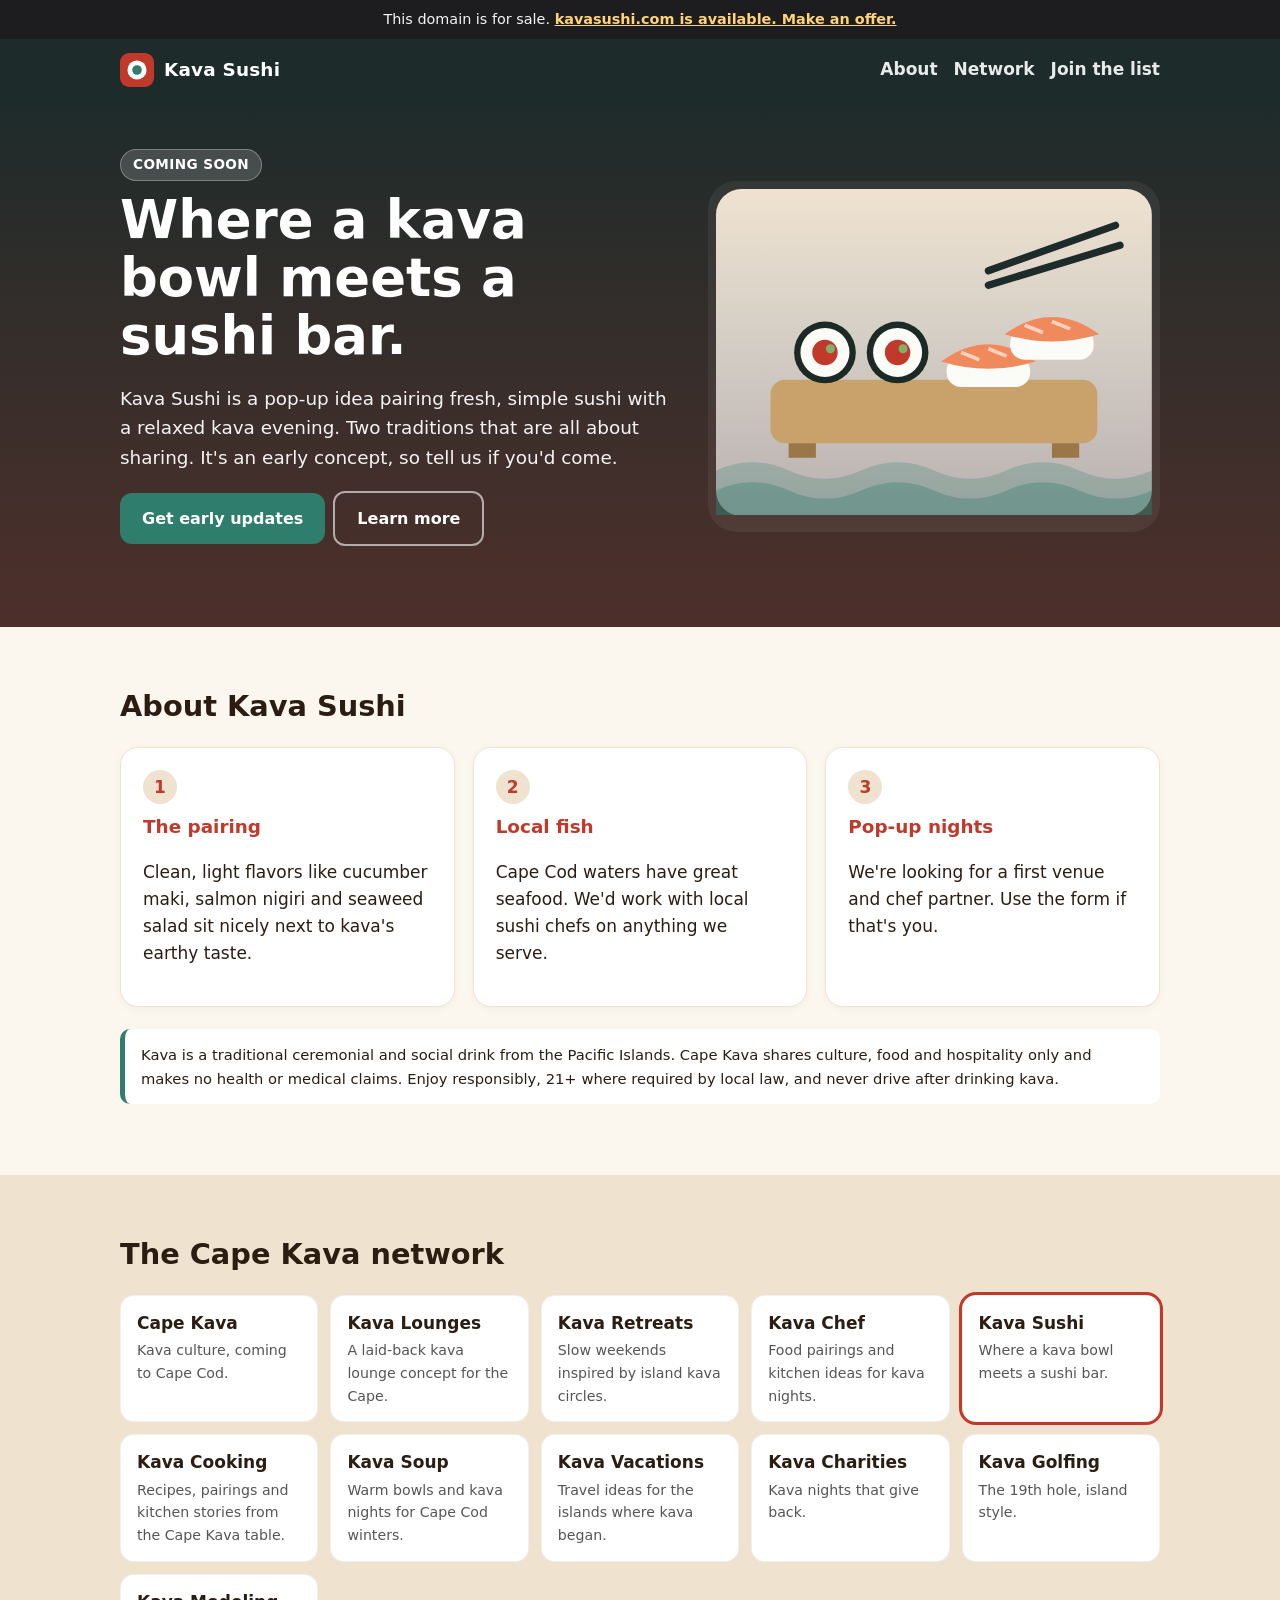
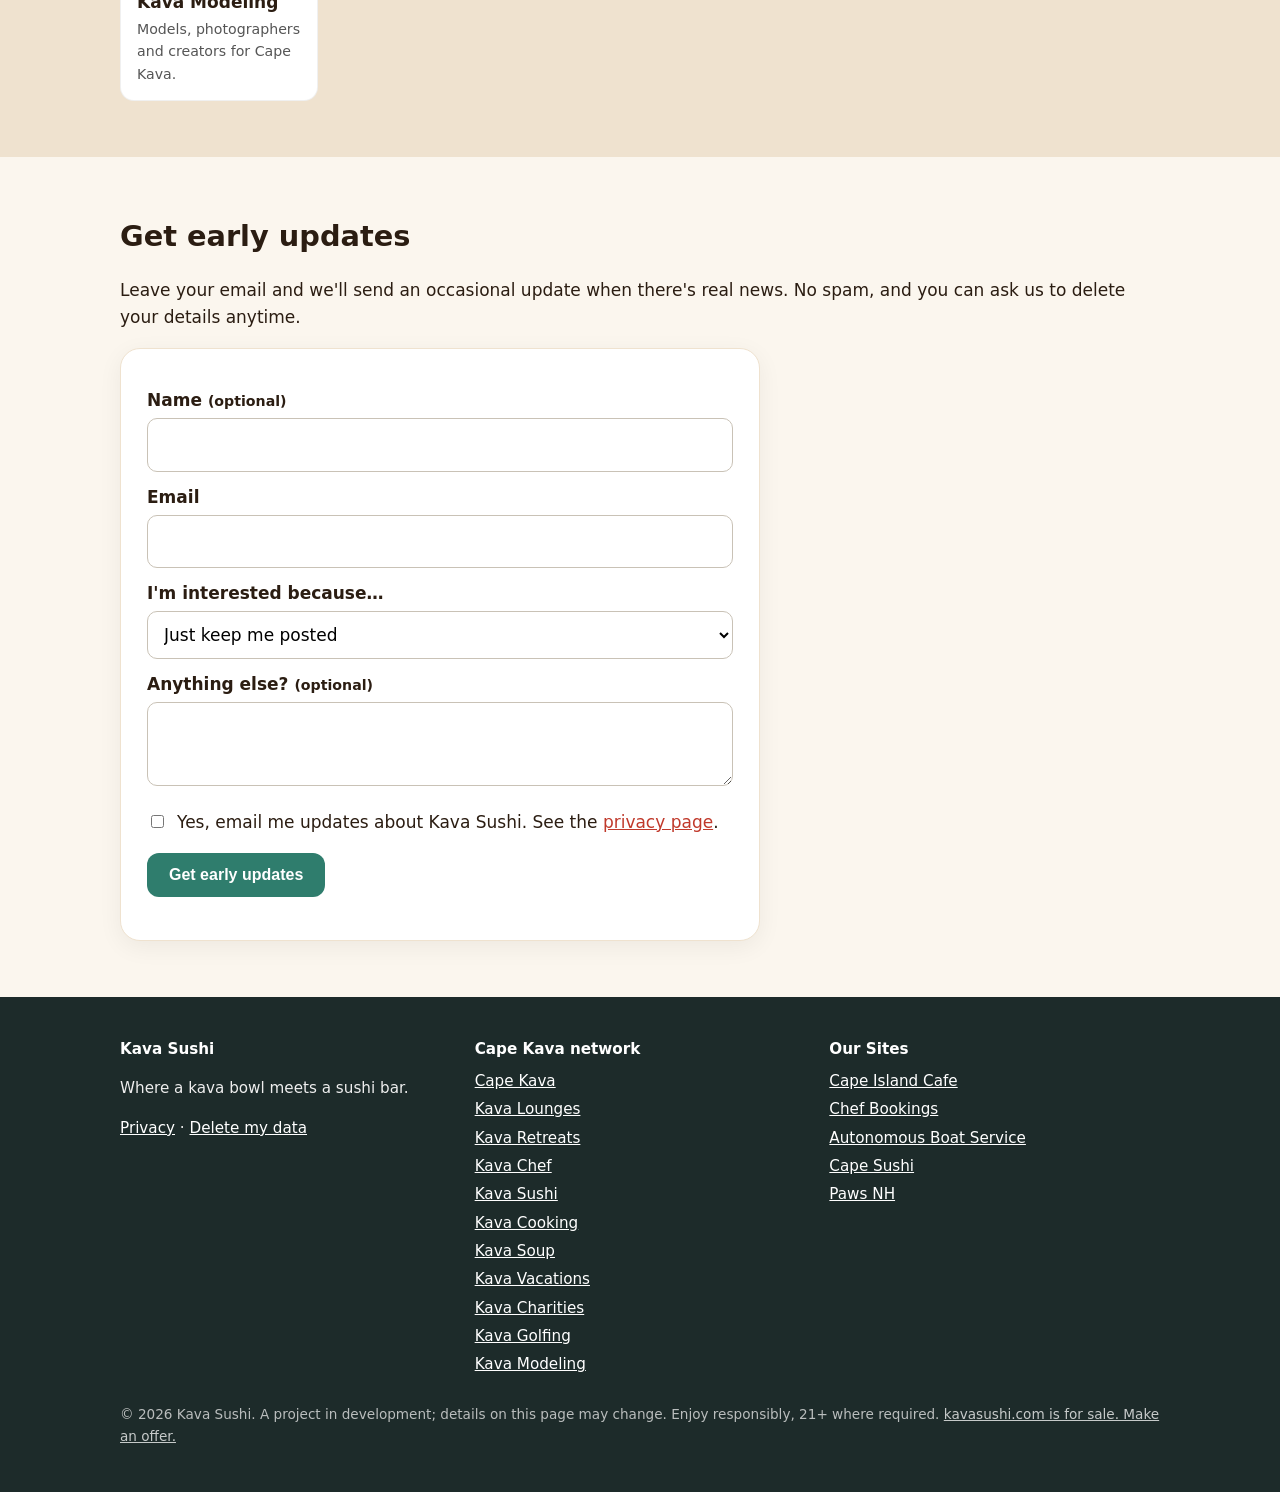
<file: index.html>
<!doctype html>
<html lang="en">
<head>
<meta charset="utf-8">
<!-- google-site-verification: pending -->
<meta name="viewport" content="width=device-width,initial-scale=1">
<title>Kava Sushi | Sushi &amp; Kava Pop-Up Nights on Cape Cod</title>
<meta name="description" content="Where a kava bowl meets a sushi bar. Kava Sushi is a pop-up idea pairing fresh, simple sushi with a relaxed kava evening.">
<link rel="canonical" href="https://platinum00001.github.io/kavasushi.com/">
<meta name="theme-color" content="#1d2b2a">
<meta property="og:type" content="website">
<meta property="og:site_name" content="Kava Sushi">
<meta property="og:title" content="Kava Sushi | Sushi &amp; Kava Pop-Up Nights on Cape Cod">
<meta property="og:description" content="Where a kava bowl meets a sushi bar. Kava Sushi is a pop-up idea pairing fresh, simple sushi with a relaxed kava evening.">
<meta property="og:url" content="https://platinum00001.github.io/kavasushi.com/">
<meta property="og:image" content="https://platinum00001.github.io/kavasushi.com/og.png">
<meta property="og:image:width" content="1200"><meta property="og:image:height" content="630">
<meta name="twitter:card" content="summary_large_image">
<meta name="twitter:title" content="Kava Sushi | Sushi &amp; Kava Pop-Up Nights on Cape Cod">
<meta name="twitter:description" content="Where a kava bowl meets a sushi bar. Kava Sushi is a pop-up idea pairing fresh, simple sushi with a relaxed kava evening.">
<meta name="twitter:image" content="https://platinum00001.github.io/kavasushi.com/og.png">
<link rel="icon" href="favicon.svg" type="image/svg+xml">
<link rel="icon" href="favicon-32.png" sizes="32x32" type="image/png">
<link rel="apple-touch-icon" href="apple-touch-icon.png">
<link rel="manifest" href="site.webmanifest">
<link rel="stylesheet" href="css/style.css">
</head>
<body>
<div class="forsale" style="background:#1d1d1f;color:#f5f5f7;text-align:center;font-size:.9rem;padding:8px 12px">This domain is for sale. <a href="https://www.afternic.com/domain/kavasushi.com" target="_blank" rel="noopener" style="color:#ffd479;font-weight:600">kavasushi.com is available. Make an offer.</a></div>
<header class="top"><div class="wrap">
<a class="brand" href="./"><img src="favicon.svg" alt="" width="34" height="34">Kava Sushi</a>
<nav><a href="./#about" class="opt">About</a><a href="./#network" class="opt">Network</a><a href="./#join">Join the list</a></nav>
</div></header>
<main>
<section class="hero"><div class="wrap">
<div><span class="badge">Coming soon</span><h1>Where a kava bowl meets a sushi bar.</h1><p class="lead">Kava Sushi is a pop-up idea pairing fresh, simple sushi with a relaxed kava evening. Two traditions that are all about sharing. It&#x27;s an early concept, so tell us if you&#x27;d come.</p>
<p><a class="btn" href="#join">Get early updates</a><a class="btn ghost" href="#about">Learn more</a></p></div>
<div class="art"><svg viewBox="0 0 480 360" xmlns="http://www.w3.org/2000/svg" role="img" aria-hidden="true"><defs><linearGradient id="sky" x1="0" y1="0" x2="0" y2="1"><stop offset="0" stop-color="#efe2cf"/><stop offset="1" stop-color="#ffffff" stop-opacity="0.6"/></linearGradient></defs><rect width="480" height="360" rx="28" fill="url(#sky)"/><path d="M300 90 L440 40 M300 106 L445 62" stroke="#1d2b2a" stroke-width="8" stroke-linecap="round"/><path d="M0 310 q40 -18 80 0 t80 0 t80 0 t80 0 t80 0 t80 0 v50 h-480z" fill="#2f7d6d" opacity=".25"/><path d="M0 332 q40 -18 80 0 t80 0 t80 0 t80 0 t80 0 t80 0 v28 h-480z" fill="#2f7d6d" opacity=".35"/><rect x="60" y="210" width="360" height="70" rx="16" fill="#c9a26b"/><rect x="80" y="280" width="30" height="16" fill="#9b7646"/><rect x="370" y="280" width="30" height="16" fill="#9b7646"/><g transform="translate(120 180)"><circle r="34" fill="#1b2a24"/><circle r="27" fill="#fbfbf7"/><circle r="14" fill="#c0392b"/><circle cx="6" cy="-4" r="5" fill="#7fb069"/></g><g transform="translate(200 180)"><circle r="34" fill="#1b2a24"/><circle r="27" fill="#fbfbf7"/><circle r="14" fill="#c0392b"/><circle cx="6" cy="-4" r="5" fill="#7fb069"/></g><g transform="translate(300 190)"><rect x="-46" y="-6" width="92" height="34" rx="16" fill="#fbfbf7"/><path d="M-52 0 q52 -38 104 0 q-52 16 -104 0z" fill="#f08a5d"/><path d="M-30 -10 l20 8 M0 -14 l20 8" stroke="#ffd2bd" stroke-width="4"/></g><g transform="translate(370 160)"><rect x="-46" y="-6" width="92" height="34" rx="16" fill="#fbfbf7"/><path d="M-52 0 q52 -38 104 0 q-52 16 -104 0z" fill="#f08a5d"/><path d="M-30 -10 l20 8 M0 -14 l20 8" stroke="#ffd2bd" stroke-width="4"/></g></svg></div>
</div></section>
<section id="about"><div class="wrap"><h2>About Kava Sushi</h2><div class="cards"><div class="card"><span class="n">1</span><h3>The pairing</h3><p>Clean, light flavors like cucumber maki, salmon nigiri and seaweed salad sit nicely next to kava&#x27;s earthy taste.</p></div><div class="card"><span class="n">2</span><h3>Local fish</h3><p>Cape Cod waters have great seafood. We&#x27;d work with local sushi chefs on anything we serve.</p></div><div class="card"><span class="n">3</span><h3>Pop-up nights</h3><p>We&#x27;re looking for a first venue and chef partner. Use the form if that&#x27;s you.</p></div></div><p class="note">Kava is a traditional ceremonial and social drink from the Pacific Islands. Cape Kava shares culture, food and hospitality only and makes no health or medical claims. Enjoy responsibly, 21+ where required by local law, and never drive after drinking kava.</p></div></section>
<section class="band" id="network"><div class="wrap"><h2>The Cape Kava network</h2><div class="net"><a href="https://platinum00001.github.io/kapekava.com/">Cape Kava<small>Kava culture, coming to Cape Cod.</small></a><a href="https://platinum00001.github.io/kavalounges.com/">Kava Lounges<small>A laid-back kava lounge concept for the Cape.</small></a><a href="https://platinum00001.github.io/kavaretreats.com/">Kava Retreats<small>Slow weekends inspired by island kava circles.</small></a><a href="https://platinum00001.github.io/kavachef.com/">Kava Chef<small>Food pairings and kitchen ideas for kava nights.</small></a><a href="https://platinum00001.github.io/kavasushi.com/" class="here" aria-current="page">Kava Sushi<small>Where a kava bowl meets a sushi bar.</small></a><a href="https://platinum00001.github.io/kavacooking.com/">Kava Cooking<small>Recipes, pairings and kitchen stories from the Cape Kava table.</small></a><a href="https://platinum00001.github.io/kavasoup.com/">Kava Soup<small>Warm bowls and kava nights for Cape Cod winters.</small></a><a href="https://platinum00001.github.io/kavavacations.com/">Kava Vacations<small>Travel ideas for the islands where kava began.</small></a><a href="https://platinum00001.github.io/kavacharities.com/">Kava Charities<small>Kava nights that give back.</small></a><a href="https://platinum00001.github.io/kavagolfing.com/">Kava Golfing<small>The 19th hole, island style.</small></a><a href="https://platinum00001.github.io/kavamodeling.com/">Kava Modeling<small>Models, photographers and creators for Cape Kava.</small></a></div></div></section>
<section id="join"><div class="wrap"><h2>Get early updates</h2>
<p>Leave your email and we'll send an occasional update when there's real news. No spam, and you can ask us to delete your details anytime.</p>
<form class="signup" id="signup" novalidate>
<label for="f-name">Name <small>(optional)</small></label><input id="f-name" name="name" type="text" maxlength="120" autocomplete="name">
<label for="f-email">Email</label><input id="f-email" name="email" type="email" maxlength="200" required autocomplete="email">
<label for="f-interest">I'm interested because…</label><select id="f-interest" name="interest"><option>Just keep me posted</option><option>I&#x27;d come to a kava + sushi night</option><option>I&#x27;m a sushi chef or restaurant</option><option>I have a venue</option></select>
<label for="f-note">Anything else? <small>(optional)</small></label><textarea id="f-note" name="note" maxlength="600"></textarea>
<div class="hp" aria-hidden="true"><label for="f-web">Website</label><input id="f-web" name="website_url" type="text" tabindex="-1" autocomplete="off"></div>
<label class="check"><input type="checkbox" name="consent" required> <span>Yes, email me updates about Kava Sushi. See the <a href="privacy.html">privacy page</a>.</span></label>
<p><button class="btn" type="submit">Get early updates</button></p>
<div class="msg" id="signup-msg" role="status" aria-live="polite"></div>
</form></div></section>
</main>
<footer><div class="wrap">
<div class="cols">
<div><h4>Kava Sushi</h4><p>Where a kava bowl meets a sushi bar.</p><p><a href="privacy.html">Privacy</a> · <a href="privacy.html#data-deletion">Delete my data</a></p></div>
<div><h4>Cape Kava network</h4><ul><li><a href="https://platinum00001.github.io/kapekava.com/">Cape Kava</a></li><li><a href="https://platinum00001.github.io/kavalounges.com/">Kava Lounges</a></li><li><a href="https://platinum00001.github.io/kavaretreats.com/">Kava Retreats</a></li><li><a href="https://platinum00001.github.io/kavachef.com/">Kava Chef</a></li><li><a href="https://platinum00001.github.io/kavasushi.com/">Kava Sushi</a></li><li><a href="https://platinum00001.github.io/kavacooking.com/">Kava Cooking</a></li><li><a href="https://platinum00001.github.io/kavasoup.com/">Kava Soup</a></li><li><a href="https://platinum00001.github.io/kavavacations.com/">Kava Vacations</a></li><li><a href="https://platinum00001.github.io/kavacharities.com/">Kava Charities</a></li><li><a href="https://platinum00001.github.io/kavagolfing.com/">Kava Golfing</a></li><li><a href="https://platinum00001.github.io/kavamodeling.com/">Kava Modeling</a></li></ul></div><div><h4>Our Sites</h4><ul><li><a href="https://capeislandcafe.com/">Cape Island Cafe</a></li><li><a href="https://chefbookings.org/">Chef Bookings</a></li><li><a href="https://platinum00001.github.io/autonomousboatservice.com/">Autonomous Boat Service</a></li><li><a href="https://platinum00001.github.io/capesushi.com/">Cape Sushi</a></li><li><a href="https://platinum00001.github.io/pawsnh.com/">Paws NH</a></li></ul></div>
</div>
<p class="fine">© 2026 Kava Sushi. A project in development; details on this page may change. Enjoy responsibly, 21+ where required. <a href="https://www.afternic.com/domain/kavasushi.com" target="_blank" rel="noopener">kavasushi.com is for sale. Make an offer.</a></p>
</div></footer>
<script type="application/ld+json">{"@context": "https://schema.org", "@type": "WebSite", "name": "Kava Sushi", "url": "https://platinum00001.github.io/kavasushi.com/", "description": "Where a kava bowl meets a sushi bar."}</script>
<script src="config.js"></script><script src="js/form.js"></script>
</body></html>
</file>
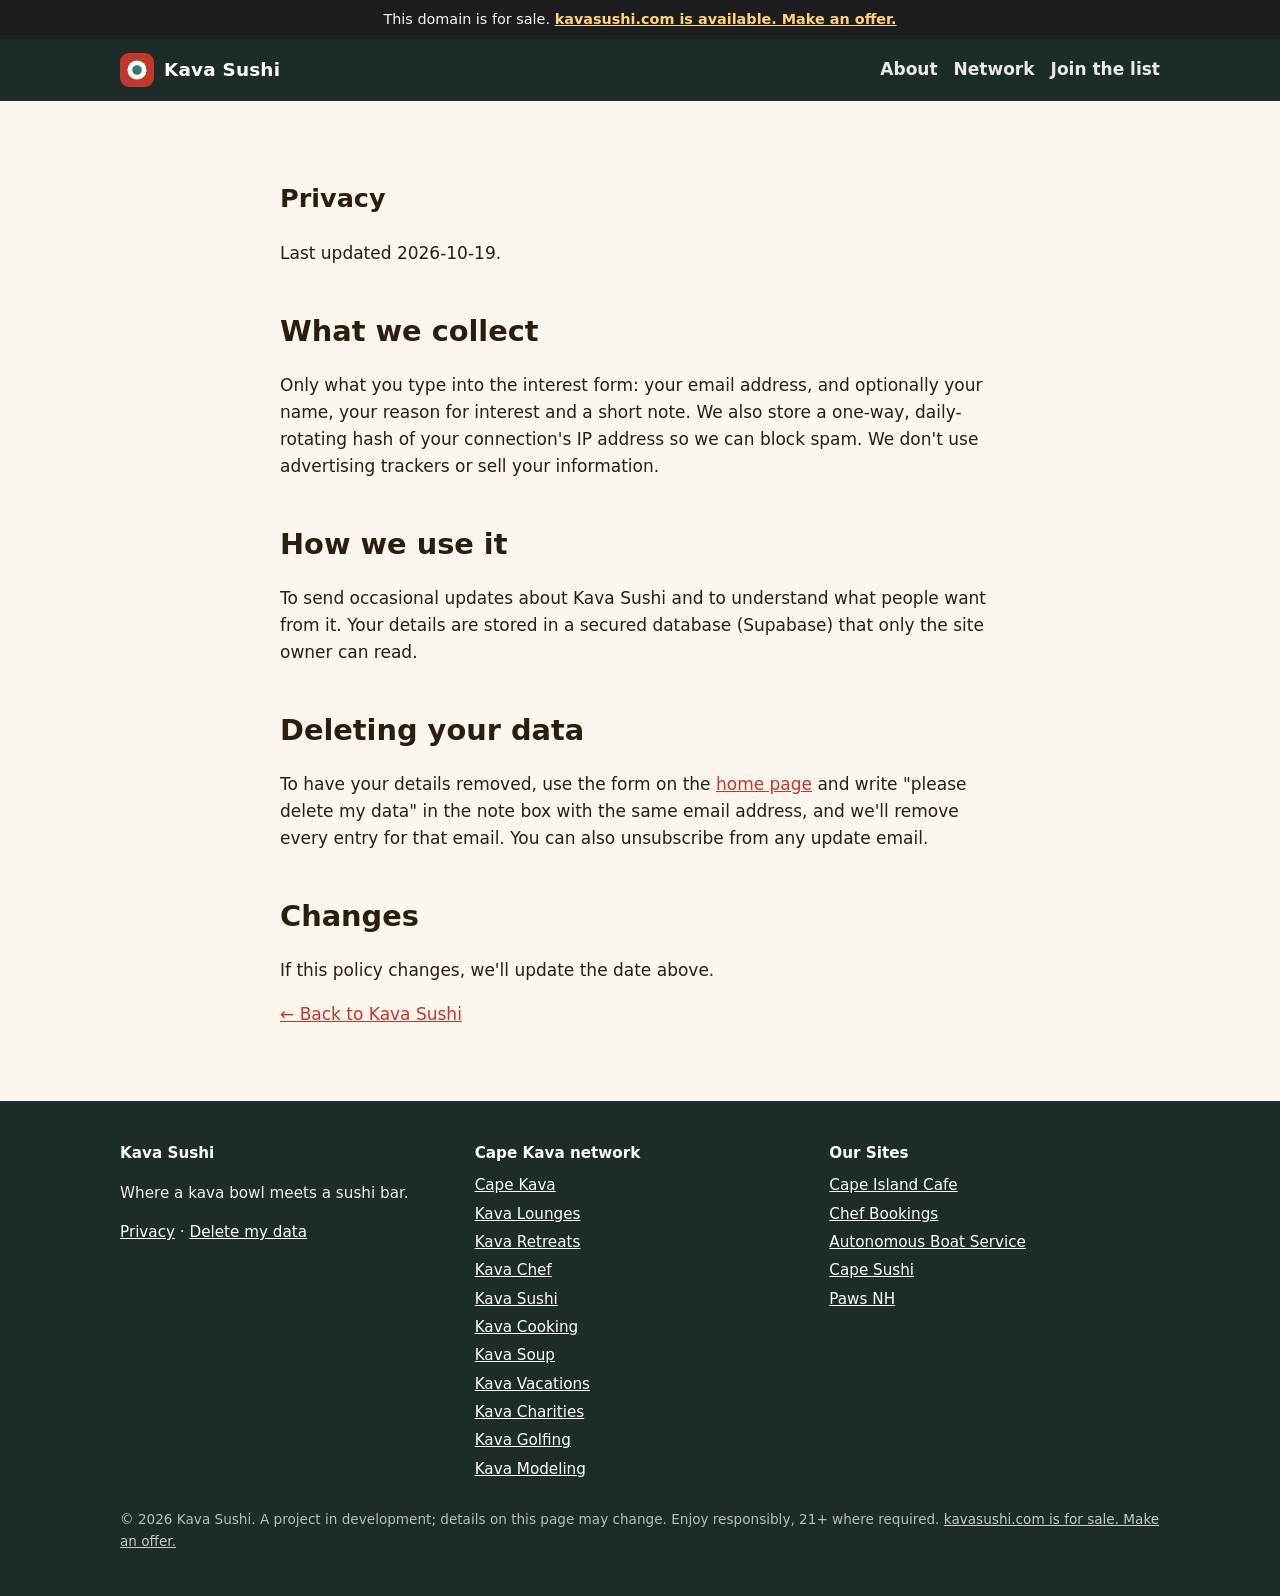
<file: privacy.html>
<!doctype html>
<html lang="en">
<head>
<meta charset="utf-8">
<meta name="viewport" content="width=device-width,initial-scale=1">
<title>Privacy | Kava Sushi</title>
<meta name="description" content="How Kava Sushi handles the details you share on this site.">
<link rel="canonical" href="https://platinum00001.github.io/kavasushi.com/privacy.html">
<meta name="theme-color" content="#1d2b2a">
<meta property="og:type" content="website">
<meta property="og:site_name" content="Kava Sushi">
<meta property="og:title" content="Privacy | Kava Sushi">
<meta property="og:description" content="How Kava Sushi handles the details you share on this site.">
<meta property="og:url" content="https://platinum00001.github.io/kavasushi.com/privacy.html">
<meta property="og:image" content="https://platinum00001.github.io/kavasushi.com/og.png">
<meta property="og:image:width" content="1200"><meta property="og:image:height" content="630">
<meta name="twitter:card" content="summary_large_image">
<meta name="twitter:title" content="Privacy | Kava Sushi">
<meta name="twitter:description" content="How Kava Sushi handles the details you share on this site.">
<meta name="twitter:image" content="https://platinum00001.github.io/kavasushi.com/og.png">
<link rel="icon" href="favicon.svg" type="image/svg+xml">
<link rel="icon" href="favicon-32.png" sizes="32x32" type="image/png">
<link rel="apple-touch-icon" href="apple-touch-icon.png">
<link rel="manifest" href="site.webmanifest">
<link rel="stylesheet" href="css/style.css">
<script type="application/ld+json">{"@context": "https://schema.org", "@type": "WebPage", "name": "Privacy | Kava Sushi", "url": "https://platinum00001.github.io/kavasushi.com/privacy.html", "description": "How Kava Sushi handles the details you share on this site.", "isPartOf": {"@type": "WebSite", "name": "Kava Sushi", "url": "https://platinum00001.github.io/kavasushi.com/"}}</script>
</head>
<body>
<div class="forsale" style="background:#1d1d1f;color:#f5f5f7;text-align:center;font-size:.9rem;padding:8px 12px">This domain is for sale. <a href="https://www.afternic.com/domain/kavasushi.com" target="_blank" rel="noopener" style="color:#ffd479;font-weight:600">kavasushi.com is available. Make an offer.</a></div>
<header class="top"><div class="wrap">
<a class="brand" href="./"><img src="favicon.svg" alt="" width="34" height="34">Kava Sushi</a>
<nav><a href="./#about" class="opt">About</a><a href="./#network" class="opt">Network</a><a href="./#join">Join the list</a></nav>
</div></header>
<main><section><div class="wrap prose">
<h1>Privacy</h1><p>Last updated 2026-10-19.</p>
<h2>What we collect</h2><p>Only what you type into the interest form: your email address, and optionally your name, your reason for interest and a short note. We also store a one-way, daily-rotating hash of your connection's IP address so we can block spam. We don't use advertising trackers or sell your information.</p>
<h2>How we use it</h2><p>To send occasional updates about Kava Sushi and to understand what people want from it. Your details are stored in a secured database (Supabase) that only the site owner can read.</p>
<h2 id="data-deletion">Deleting your data</h2><p>To have your details removed, use the form on the <a href="./#join">home page</a> and write "please delete my data" in the note box with the same email address, and we'll remove every entry for that email. You can also unsubscribe from any update email.</p>
<h2>Changes</h2><p>If this policy changes, we'll update the date above.</p>
<p><a href="./">← Back to Kava Sushi</a></p>
</div></section></main>
<footer><div class="wrap">
<div class="cols">
<div><h4>Kava Sushi</h4><p>Where a kava bowl meets a sushi bar.</p><p><a href="privacy.html">Privacy</a> · <a href="privacy.html#data-deletion">Delete my data</a></p></div>
<div><h4>Cape Kava network</h4><ul><li><a href="https://platinum00001.github.io/kapekava.com/">Cape Kava</a></li><li><a href="https://platinum00001.github.io/kavalounges.com/">Kava Lounges</a></li><li><a href="https://platinum00001.github.io/kavaretreats.com/">Kava Retreats</a></li><li><a href="https://platinum00001.github.io/kavachef.com/">Kava Chef</a></li><li><a href="https://platinum00001.github.io/kavasushi.com/">Kava Sushi</a></li><li><a href="https://platinum00001.github.io/kavacooking.com/">Kava Cooking</a></li><li><a href="https://platinum00001.github.io/kavasoup.com/">Kava Soup</a></li><li><a href="https://platinum00001.github.io/kavavacations.com/">Kava Vacations</a></li><li><a href="https://platinum00001.github.io/kavacharities.com/">Kava Charities</a></li><li><a href="https://platinum00001.github.io/kavagolfing.com/">Kava Golfing</a></li><li><a href="https://platinum00001.github.io/kavamodeling.com/">Kava Modeling</a></li></ul></div><div><h4>Our Sites</h4><ul><li><a href="https://capeislandcafe.com/">Cape Island Cafe</a></li><li><a href="https://chefbookings.org/">Chef Bookings</a></li><li><a href="https://platinum00001.github.io/autonomousboatservice.com/">Autonomous Boat Service</a></li><li><a href="https://platinum00001.github.io/capesushi.com/">Cape Sushi</a></li><li><a href="https://platinum00001.github.io/pawsnh.com/">Paws NH</a></li></ul></div>
</div>
<p class="fine">© 2026 Kava Sushi. A project in development; details on this page may change. Enjoy responsibly, 21+ where required. <a href="https://www.afternic.com/domain/kavasushi.com" target="_blank" rel="noopener">kavasushi.com is for sale. Make an offer.</a></p>
</div></footer>
</body></html>
</file>
<file: css/style.css>
:root{--bg:#fbf6ee;--ink:#2b1d12;--accent:#c0392b;--accent2:#2f7d6d;--soft:#efe2cf;--hero:#1d2b2a}
*{box-sizing:border-box}html{scroll-behavior:smooth}
body{margin:0;font:17px/1.6 system-ui,-apple-system,"Segoe UI",Roboto,Helvetica,Arial,sans-serif;color:var(--ink);background:var(--bg)}
a{color:var(--accent)}img,svg{max-width:100%;height:auto}
.wrap{max-width:1080px;margin:0 auto;padding:0 20px}
header.top{background:var(--hero);color:#fff}
header.top .wrap{display:flex;align-items:center;justify-content:space-between;gap:12px;padding-top:14px;padding-bottom:14px}
.brand{display:flex;align-items:center;gap:10px;color:#fff;text-decoration:none;font-weight:800;font-size:1.15rem;letter-spacing:.2px}
.brand img{width:34px;height:34px;border-radius:9px}
header.top nav a{color:#fff;opacity:.9;margin-left:16px;text-decoration:none;font-weight:600}
header.top nav a:hover{opacity:1;text-decoration:underline}
.hero{background:linear-gradient(180deg,var(--hero),color-mix(in srgb,var(--hero) 70%,var(--accent)));color:#fff;padding:48px 0 64px}
.hero .wrap{display:grid;grid-template-columns:1.1fr .9fr;gap:36px;align-items:center}
.hero h1{font-size:clamp(2rem,4.6vw,3.3rem);line-height:1.1;margin:.2em 0 .3em}
.hero p.lead{font-size:1.15rem;opacity:.95;max-width:38em}
.badge{display:inline-block;background:rgba(255,255,255,.16);border:1px solid rgba(255,255,255,.3);padding:4px 12px;border-radius:99px;font-size:.85rem;font-weight:700;letter-spacing:.4px;text-transform:uppercase}
.btn{display:inline-block;background:var(--accent2);color:#fff;font-weight:700;padding:13px 22px;border-radius:12px;text-decoration:none;border:0;cursor:pointer;font-size:1rem}
.btn:hover{filter:brightness(1.08)}
.btn.ghost{background:transparent;border:2px solid rgba(255,255,255,.6);margin-left:8px}
.art{background:rgba(255,255,255,.06);border-radius:28px;padding:8px}
section{padding:56px 0}
section h2{font-size:1.8rem;margin:0 0 18px}
.cards{display:grid;grid-template-columns:repeat(auto-fit,minmax(230px,1fr));gap:18px}
.card{background:#fff;border:1px solid var(--soft);border-radius:18px;padding:22px;box-shadow:0 2px 10px rgba(0,0,0,.04)}
.card h3{margin:.1em 0 .4em;font-size:1.15rem;color:var(--accent)}
.card .n{display:inline-grid;place-items:center;width:34px;height:34px;border-radius:50%;background:var(--soft);color:var(--accent);font-weight:800;margin-bottom:6px}
.band{background:var(--soft)}
.net{display:grid;grid-template-columns:repeat(auto-fit,minmax(180px,1fr));gap:12px}
.net a{display:block;background:#fff;border-radius:14px;padding:14px 16px;text-decoration:none;color:var(--ink);border:1px solid rgba(0,0,0,.06);font-weight:700}
.net a small{display:block;font-weight:400;color:#555;margin-top:2px}
.net a.here{outline:3px solid var(--accent);pointer-events:none}
form.signup{background:#fff;border-radius:20px;padding:26px;border:1px solid var(--soft);max-width:640px;box-shadow:0 6px 24px rgba(0,0,0,.06)}
form.signup label{display:block;font-weight:700;margin:12px 0 4px}
form.signup input[type=text],form.signup input[type=email],form.signup select,form.signup textarea{width:100%;padding:12px;border:1px solid #c9c2b6;border-radius:10px;font:inherit;background:#fff}
form.signup textarea{min-height:84px}
form.signup .check{display:flex;gap:10px;align-items:flex-start;font-weight:400;margin-top:14px}
form.signup .check input{margin-top:6px}
.hp{position:absolute!important;left:-9999px!important;width:1px;height:1px;overflow:hidden}
.msg{margin-top:14px;padding:12px 14px;border-radius:10px;display:none}
.msg.ok{display:block;background:#e6f4ea;color:#1e5b2f}.msg.err{display:block;background:#fdecea;color:#8a1c12}
.note{font-size:.92rem;background:#fff;border-left:5px solid var(--accent2);padding:14px 16px;border-radius:10px;margin-top:22px}
footer{background:var(--hero);color:#eee;padding:40px 0 30px;font-size:.95rem}
footer a{color:#fff}
footer .cols{display:grid;grid-template-columns:repeat(auto-fit,minmax(220px,1fr));gap:24px}
footer h4{margin:0 0 8px;color:#fff}
footer ul{list-style:none;padding:0;margin:0}footer li{margin:4px 0}
footer .fine{opacity:.75;margin-top:24px;font-size:.85rem}
.prose{max-width:760px}.prose h2{margin-top:1.4em}
@media (max-width:820px){.hero .wrap{grid-template-columns:1fr}.art{max-width:420px}header.top nav a{margin-left:10px;font-size:.92rem}}
@media (max-width:480px){header.top nav .opt{display:none}.btn.ghost{margin:10px 0 0}}
</file>
